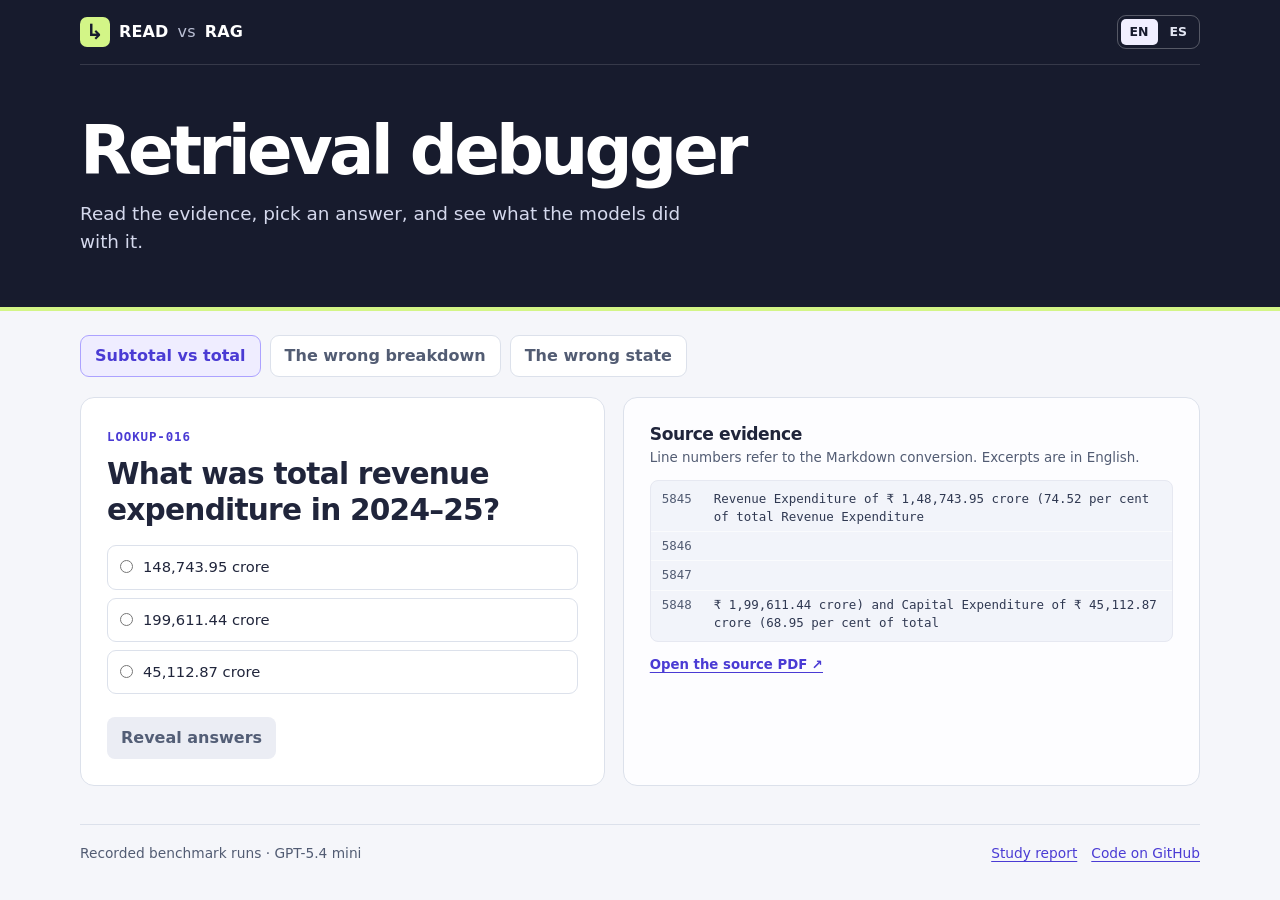
<file: docs/index.html>
<!doctype html>
<html lang="en">
<head>
  <meta charset="utf-8">
  <meta name="viewport" content="width=device-width, initial-scale=1">
  <meta name="description" content="Replay three real READ vs RAG experiments. Read the evidence, pick an answer, and inspect the recorded retrieval traces.">
  <meta name="theme-color" content="#171b2d">
  <title>Retrieval debugger · READ vs RAG</title>
  <link rel="stylesheet" href="debugger/styles.css">
  <script src="debugger/cases.js" defer></script>
  <script src="debugger/app.js" defer></script>
</head>
<body>
  <header class="site-header">
    <div class="shell topbar">
      <a class="brand" href="https://github.com/EntropyWeaver/READ-vs-RAG" aria-label="READ vs RAG on GitHub">
        <span class="brand-icon" aria-hidden="true">↳</span> READ <span class="vs">vs</span> RAG
      </a>
      <nav class="languages" aria-label="Language" id="languages">
        <button type="button" data-language="en" lang="en" aria-pressed="true">EN</button>
        <button type="button" data-language="es" lang="es" aria-pressed="false">ES</button>
      </nav>
    </div>
    <div class="shell hero">
      <h1 id="title">Retrieval debugger</h1>
      <p id="intro">Read the evidence, pick an answer, and see what the models did with it.</p>
    </div>
  </header>
  <main class="shell workspace" id="workspace">
    <nav id="case-nav" class="case-nav" aria-label="Experiment cases"></nav>
    <section id="case-panel" aria-labelledby="question"></section>
    <noscript><p>This debugger needs JavaScript. El depurador necesita JavaScript.</p></noscript>
  </main>
  <footer class="shell footer">
    <span id="replay-note">Recorded benchmark runs · GPT-5.4 mini</span>
    <div>
      <a id="report-link" href="https://github.com/EntropyWeaver/READ-vs-RAG/blob/main/studies/gujarat-volume-i/results/report.md">Study report</a>
      <a id="repo-link" href="https://github.com/EntropyWeaver/READ-vs-RAG">Code on GitHub</a>
    </div>
  </footer>
</body>
</html>
</file>
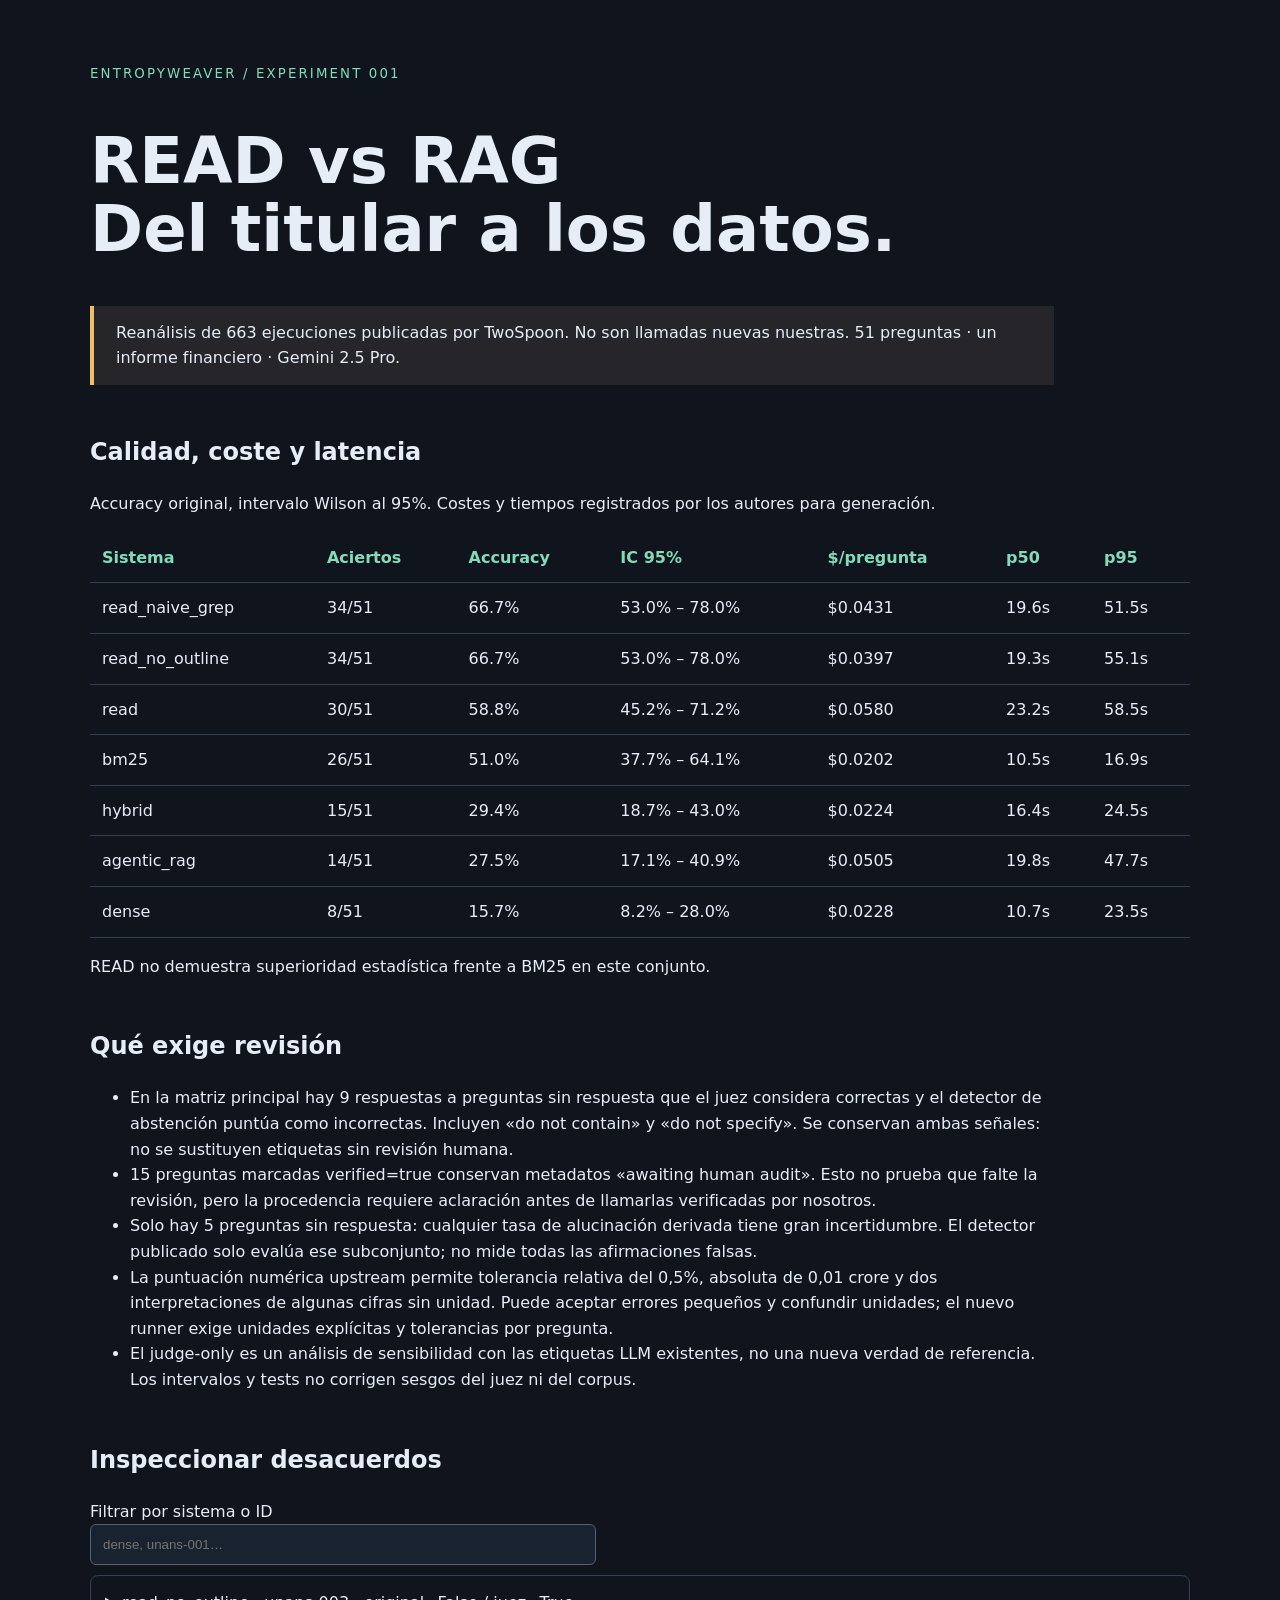
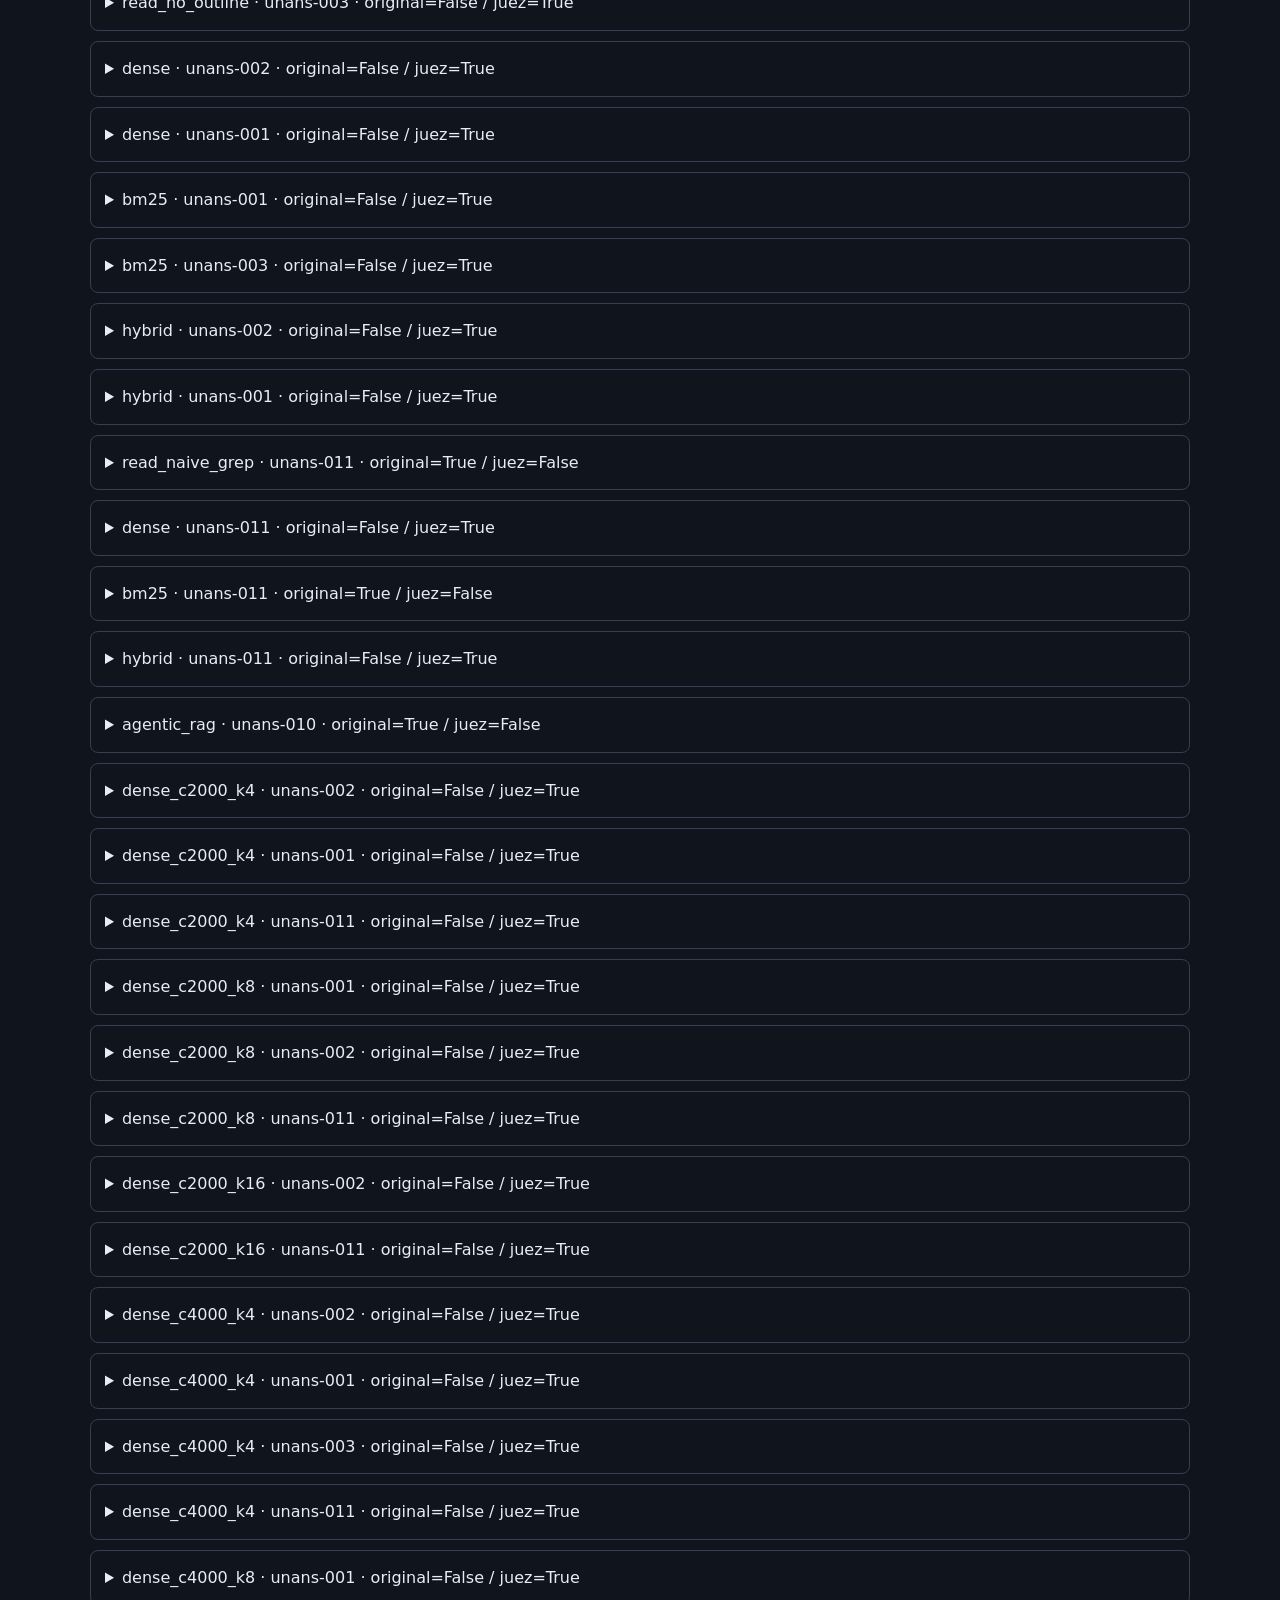
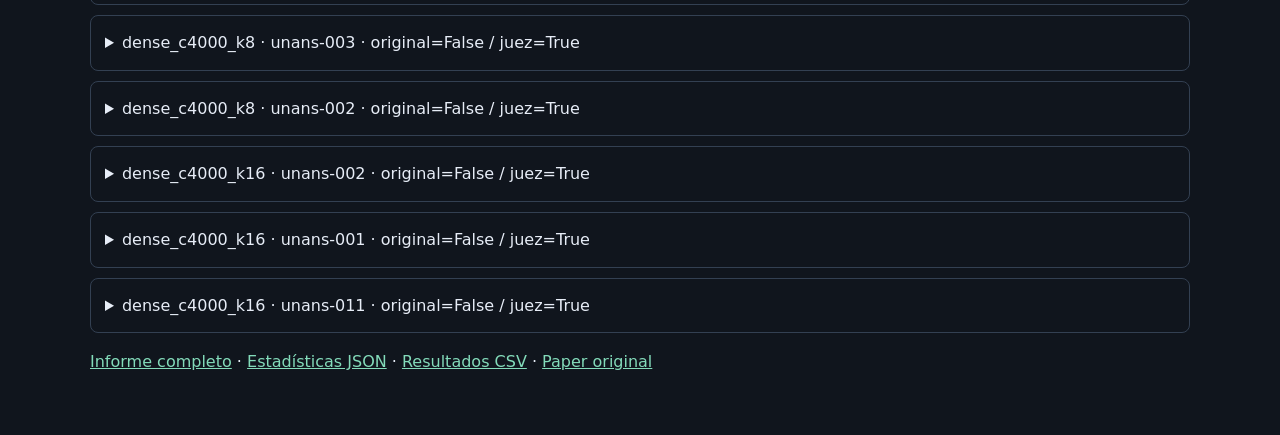
<file: reports/paper_audit/index.html>
<!doctype html><html lang="es"><meta charset="utf-8">
<meta name="viewport" content="width=device-width,initial-scale=1"><title>READ / RAG · Evidence lab</title>
<style>:root{color-scheme:dark}body{margin:0;background:#10151d;color:#e7edf7;font:16px/1.6 system-ui}
main{max-width:1100px;margin:60px auto;padding:0 28px}small{color:#83dbba;letter-spacing:.16em}
h1{font-size:clamp(32px,6vw,64px);line-height:1.05}h2{margin-top:48px}p,li{max-width:90ch}
.tag{border-left:4px solid #efbd6b;padding:14px 22px;background:#25252a}.scroll{overflow:auto}
table{border-collapse:collapse;min-width:780px;width:100%}th,td{padding:12px;text-align:left;border-bottom:1px solid #334052}
th{color:#83dbba}a{color:#83dbba}details{padding:14px;border:1px solid #334052;margin:10px 0;border-radius:8px}
summary{cursor:pointer}pre{white-space:pre-wrap;word-break:break-word;background:#19222f;padding:16px}
input{padding:12px;background:#19222f;border:1px solid #526178;color:inherit;border-radius:6px;width:min(90%,480px)}
</style><main><small>ENTROPYWEAVER / EXPERIMENT 001</small><h1>READ vs RAG<br>Del titular a los datos.</h1>
<p class="tag">Reanálisis de 663 ejecuciones publicadas por TwoSpoon. No son llamadas nuevas nuestras.
51 preguntas · un informe financiero · Gemini 2.5 Pro.</p><h2>Calidad, coste y latencia</h2>
<p>Accuracy original, intervalo Wilson al 95%. Costes y tiempos registrados por los autores para generación.</p>
<div class="scroll"><table><thead><tr><th>Sistema</th><th>Aciertos</th><th>Accuracy</th><th>IC 95%</th>
<th>$/pregunta</th><th>p50</th><th>p95</th></tr></thead><tbody><tr><td>read_naive_grep</td><td>34/51</td><td>66.7%</td><td>53.0% – 78.0%</td><td>$0.0431</td><td>19.6s</td><td>51.5s</td></tr><tr><td>read_no_outline</td><td>34/51</td><td>66.7%</td><td>53.0% – 78.0%</td><td>$0.0397</td><td>19.3s</td><td>55.1s</td></tr><tr><td>read</td><td>30/51</td><td>58.8%</td><td>45.2% – 71.2%</td><td>$0.0580</td><td>23.2s</td><td>58.5s</td></tr><tr><td>bm25</td><td>26/51</td><td>51.0%</td><td>37.7% – 64.1%</td><td>$0.0202</td><td>10.5s</td><td>16.9s</td></tr><tr><td>hybrid</td><td>15/51</td><td>29.4%</td><td>18.7% – 43.0%</td><td>$0.0224</td><td>16.4s</td><td>24.5s</td></tr><tr><td>agentic_rag</td><td>14/51</td><td>27.5%</td><td>17.1% – 40.9%</td><td>$0.0505</td><td>19.8s</td><td>47.7s</td></tr><tr><td>dense</td><td>8/51</td><td>15.7%</td><td>8.2% – 28.0%</td><td>$0.0228</td><td>10.7s</td><td>23.5s</td></tr></tbody></table></div>
<p>READ no demuestra superioridad estadística frente a BM25 en este conjunto.</p><h2>Qué exige revisión</h2><ul><li>En la matriz principal hay 9 respuestas a preguntas sin respuesta que el juez considera correctas y el detector de abstención puntúa como incorrectas. Incluyen «do not contain» y «do not specify». Se conservan ambas señales: no se sustituyen etiquetas sin revisión humana.</li><li>15 preguntas marcadas verified=true conservan metadatos «awaiting human audit». Esto no prueba que falte la revisión, pero la procedencia requiere aclaración antes de llamarlas verificadas por nosotros.</li><li>Solo hay 5 preguntas sin respuesta: cualquier tasa de alucinación derivada tiene gran incertidumbre. El detector publicado solo evalúa ese subconjunto; no mide todas las afirmaciones falsas.</li><li>La puntuación numérica upstream permite tolerancia relativa del 0,5%, absoluta de 0,01 crore y dos interpretaciones de algunas cifras sin unidad. Puede aceptar errores pequeños y confundir unidades; el nuevo runner exige unidades explícitas y tolerancias por pregunta.</li><li>El judge-only es un análisis de sensibilidad con las etiquetas LLM existentes, no una nueva verdad de referencia. Los intervalos y tests no corrigen sesgos del juez ni del corpus.</li></ul>
<h2>Inspeccionar desacuerdos</h2><label for="filter">Filtrar por sistema o ID</label><br>
<input id="filter" placeholder="dense, unans-001…"><section id="cases"><details data-search='read_no_outline unans-003'><summary>read_no_outline · unans-003 · original=False / juez=True</summary><p>What is the detailed head-of-account breakdown of expenditure on Co-operation given in Volume II?</p><pre>I am sorry, but I only have access to Volume I of the Gujarat Finance Accounts 2024-25. The information you are asking for is in Volume II, which I do not have.</pre><p>Juez: The candidate correctly states that the requested information is in Volume II, which is not available, matching the substance of the reference answer.</p></details><details data-search='dense unans-002'><summary>dense · unans-002 · original=False / juez=True</summary><p>According to this volume, what was the state of Maharashtra&#x27;s revenue surplus in 2024-25?</p><pre>ANSWER:
The provided excerpts are from the Finance Accounts for the Government of Gujarat. They do not contain any information regarding the state of Maharashtra&#x27;s revenue surplus.

EVIDENCE:
chunk 0 | lines 1-47 | pages 1-1</pre><p>Juez: The candidate correctly states that the document is for Gujarat and does not contain information for Maharashtra, which matches the substance of the reference answer.</p></details><details data-search='dense unans-001'><summary>dense · unans-001 · original=False / juez=True</summary><p>What was the Government of Gujarat&#x27;s fiscal deficit for the year 2027-28?</p><pre>ANSWER:
The provided excerpts do not contain information about the Government of Gujarat&#x27;s fiscal deficit for the year 2027-28. The document is the Finance Accounts for 2024-25, and the data included covers the fiscal years 2023-24 and 2024-25.

EVIDENCE:
- chunk 0 | lines 1-47 | pages 1-1
- chunk 98 | lines 2162-2177 | pages 52-53
- chunk 64 | lines 1271-1294 | pages 24-25</pre><p>Juez: The candidate correctly states that the information for the requested year is not in the document, which matches the reference answer.</p></details><details data-search='bm25 unans-001'><summary>bm25 · unans-001 · original=False / juez=True</summary><p>What was the Government of Gujarat&#x27;s fiscal deficit for the year 2027-28?</p><pre>ANSWER:
The provided excerpts do not contain the Government of Gujarat&#x27;s fiscal deficit for the year 2027-28. The financial data in the excerpts pertains to the fiscal years 2024-25 and 2023-24.

EVIDENCE:
The requested figure is not present in the retrieved excerpts.</pre><p>Juez: The candidate correctly states that the information for the requested year is not in the document, which matches the reference answer.</p></details><details data-search='bm25 unans-003'><summary>bm25 · unans-003 · original=False / juez=True</summary><p>What is the detailed head-of-account breakdown of expenditure on Co-operation given in Volume II?</p><pre>ANSWER:
The provided excerpts do not contain the detailed head-of-account breakdown of expenditure on Co-operation from Volume II. The excerpts are from the &quot;GUIDE TO THE FINANCE ACCOUNTS&quot; and describe the structure and contents of the report, but they do not include the actual data tables with financial figures for specific departments or heads of account.

EVIDENCE:
The requested information is not present in any of the provided chunks (12, 13, 14, 15, 16, 19, 20, 21).</pre><p>Juez: The candidate correctly states that the requested information is not in the document, which matches the reference answer.</p></details><details data-search='hybrid unans-002'><summary>hybrid · unans-002 · original=False / juez=True</summary><p>According to this volume, what was the state of Maharashtra&#x27;s revenue surplus in 2024-25?</p><pre>ANSWER:
The provided excerpts are from the Finance Accounts of the Government of Gujarat for the year 2024-25. They do not contain information on the revenue surplus for the state of Maharashtra.

EVIDENCE:
The document is identified as &quot;Finance Accounts (Volume-I) 2024-25 Government of Gujarat&quot; in chunk 0, lines 1-4. While Maharashtra is mentioned in chunk 90, line 2009, it is in the historical context of the Bombay Reorganisation Act 1960 and does not provide any current financial figures for that state.</pre><p>Juez: The candidate correctly states that the document is about Gujarat and does not contain the requested information for Maharashtra, which matches the reference answer.</p></details><details data-search='hybrid unans-001'><summary>hybrid · unans-001 · original=False / juez=True</summary><p>What was the Government of Gujarat&#x27;s fiscal deficit for the year 2027-28?</p><pre>ANSWER:
The provided excerpts do not contain the Government of Gujarat&#x27;s fiscal deficit for the year 2027-28. The report is the Finance Accounts for 2024-25, and the data it contains is for the fiscal years 2023-24 and 2024-25.

EVIDENCE:
chunk 2 | lines 95-102
chunk 64 | lines 1271-1294
chunk 98 | lines 2162-2177
chunk 109 | lines 2256-2269</pre><p>Juez: The candidate correctly states that the information for the requested year is not in the document, which matches the reference answer.</p></details><details data-search='read_naive_grep unans-011'><summary>read_naive_grep · unans-011 · original=True / juez=False</summary><p>According to Statement No. 17, what rate of interest was paid on the loans from NABARD?</p><pre>ANSWER:
According to Statement No. 17, the loans from NABARD (National Bank for Agricultural and Rural Development) carry various rates of interest. The document does not provide a single interest rate but instead shows the outstanding loan amounts distributed across different interest rate bands.

As of 31 March 2025, the interest rates on outstanding loans from NABARD were as follows:

*   **2.00 to 2.99%:** on ₹ 3,72,594.99 lakh of loans
*   **3.00 to 3.99%:** on ₹ 1,07,863.91 lakh of loans
*   **4.00 to 4.99%:** on ₹ 1,10,158.69 lakh of loans
*   **5.00 to 5.99%:** on ₹ 10,34,580.06 lakh of loans
*   **6.00 to 6.99%:** on ₹ 2,64,258.25 lakh of loans
*   **7.00 to 7.99%:** on ₹ 1,21,219.73 lakh of loans

EVIDENCE:
The figures are from the &quot;Interest Rate Profile of Outstanding Loans&quot; table within Statement No. 17, specifically lines 14894, 14897, 14898, 14899, 14900, 14901, and 14902.</pre><p>Juez: The reference answer states that the interest rate is not in the document, whereas the candidate provides specific interest rate bands.</p></details><details data-search='dense unans-011'><summary>dense · unans-011 · original=False / juez=True</summary><p>According to Statement No. 17, what rate of interest was paid on the loans from NABARD?</p><pre>ANSWER:
The provided excerpts from Statement No. 17 do not specify the rate of interest paid on loans from NABARD. They do, however, list the total amount of interest paid.

The interest paid on &quot;Loans from the National Bank for Agricultural and Rural Development&quot; was 87,608.21 in lakh rupees. The excerpts do not specify which fiscal year this figure pertains to.

EVIDENCE:
chunk 660, line 14653</pre><p>Juez: The candidate correctly states that the interest rate is not provided, which matches the reference answer.</p></details><details data-search='bm25 unans-011'><summary>bm25 · unans-011 · original=True / juez=False</summary><p>According to Statement No. 17, what rate of interest was paid on the loans from NABARD?</p><pre>ANSWER:
Statement No. 17 does not provide a single interest rate for loans from the National Bank for Agricultural and Rural Development (NABARD). Instead, it provides an &quot;Interest Rate Profile&quot; which shows the total outstanding loan amounts across several interest rate bands as of 31 March 2025.

The outstanding amounts for loans from NABARD are distributed as follows:
*   **2.00 to 2.99 %:** ₹ 3,72,594.99 lakh
*   **3.00 to 3.99 %:** ₹ 1,07,863.91 lakh
*   **4.00 to 4.99 %:** ₹ 1,10,158.69 lakh
*   **5.00 to 5.99%:** ₹ 10,34,580.06 lakh
*   **6.00 To 6.99%:** ₹ 2,64,258.25 lakh
*   **7.00 to 7.99%:** ₹ 1,21,219.73 lakh

EVIDENCE:
chunk 670 | lines 14888-14902 | pages 444-445</pre><p>Juez: </p></details><details data-search='hybrid unans-011'><summary>hybrid · unans-011 · original=False / juez=True</summary><p>According to Statement No. 17, what rate of interest was paid on the loans from NABARD?</p><pre>ANSWER:
The provided excerpts from Statement No. 17 do not specify the rate of interest paid on loans from the National Bank for Agricultural and Rural Development (NABARD).

However, one table in Statement No. 17 does list the total *amount* of interest paid on these loans during the year. For the row &quot;Loans from the National Bank for Agricultural and Rural Development&quot;, the interest paid was ₹ 87,608.21 lakh.

EVIDENCE:
chunk 660 | lines 14652-14653</pre><p>Juez: The candidate correctly states that the interest rate is not provided, which matches the reference answer.</p></details><details data-search='agentic_rag unans-010'><summary>agentic_rag · unans-010 · original=True / juez=False</summary><p>What was the closing balance of Market Loans as on 31 March 2026?</p><pre>ANSWER:
The closing balance for Market Loans as on 31 March 2026 is not present in this document, which covers the financial year ending 31 March 2025.

The latest available figure is for the year ending 31 March 2025. The closing balance of Market Loans as on that date was ₹ 3,11,285.87 crore.

EVIDENCE:
- chunk 59, lines 1193-1207, page 22</pre><p>Juez: </p></details><details data-search='dense_c2000_k4 unans-002'><summary>dense_c2000_k4 · unans-002 · original=False / juez=True</summary><p>According to this volume, what was the state of Maharashtra&#x27;s revenue surplus in 2024-25?</p><pre>ANSWER:
The provided excerpts do not contain information about the state of Maharashtra&#x27;s revenue surplus. The document is the Finance Accounts for the Government of Gujarat.

EVIDENCE:
chunk 0 | lines 1-47</pre><p>Juez: The candidate correctly states that the document does not contain the requested information about Maharashtra.</p></details><details data-search='dense_c2000_k4 unans-001'><summary>dense_c2000_k4 · unans-001 · original=False / juez=True</summary><p>What was the Government of Gujarat&#x27;s fiscal deficit for the year 2027-28?</p><pre>ANSWER:
The provided excerpts from the Gujarat Finance Accounts 2024-25 do not contain the fiscal deficit for the year 2027-28. The report covers the fiscal years 2023-24 and 2024-25.

EVIDENCE:
*   chunk 0 | lines 2, 5 | pages 1-1
*   chunk 64 | lines 1280-1281 | pages 24-25
*   chunk 98 | lines 2165-2166 | pages 52-53</pre><p>Juez: The candidate correctly states that the requested information for 2027-28 is not in the document, which matches the reference answer.</p></details><details data-search='dense_c2000_k4 unans-011'><summary>dense_c2000_k4 · unans-011 · original=False / juez=True</summary><p>According to Statement No. 17, what rate of interest was paid on the loans from NABARD?</p><pre>ANSWER:
The provided excerpts do not state the interest *rate* for loans from the National Bank for Agricultural and Rural Development (NABARD). They do, however, list the total amount of interest paid.

The interest paid on these loans was 87,608.21 ₹ in lakh.

EVIDENCE:
- chunk 660, line 14650
- chunk 660, line 14654
- chunk 661, lines 14674-14675</pre><p>Juez: The candidate correctly states that the interest rate is not provided in the document, which matches the reference answer.</p></details><details data-search='dense_c2000_k8 unans-001'><summary>dense_c2000_k8 · unans-001 · original=False / juez=True</summary><p>What was the Government of Gujarat&#x27;s fiscal deficit for the year 2027-28?</p><pre>ANSWER:
The provided excerpts from the Gujarat Finance Accounts 2024-25 do not contain information about the fiscal deficit for the year 2027-28. The financial data in the excerpts pertains to the fiscal years 2023-24 and 2024-25.

EVIDENCE:
chunk 98, lines 2167-2168
chunk 64, lines 1280-1281</pre><p>Juez: The candidate correctly states that the information for the requested year is not in the document, which matches the reference answer.</p></details><details data-search='dense_c2000_k8 unans-002'><summary>dense_c2000_k8 · unans-002 · original=False / juez=True</summary><p>According to this volume, what was the state of Maharashtra&#x27;s revenue surplus in 2024-25?</p><pre>ANSWER:
The provided excerpts are from the Finance Accounts for the Government of Gujarat. They do not contain any information regarding the revenue surplus for the state of Maharashtra.

EVIDENCE:
chunk 0 | lines 1-47 | pages 1-1</pre><p>Juez: The candidate correctly states that the document does not contain the requested information about Maharashtra.</p></details><details data-search='dense_c2000_k8 unans-011'><summary>dense_c2000_k8 · unans-011 · original=False / juez=True</summary><p>According to Statement No. 17, what rate of interest was paid on the loans from NABARD?</p><pre>ANSWER:
The provided excerpts from Statement No. 17 do not specify the rate of interest paid on loans from NABARD. They do, however, list the total amount of interest paid.

The interest paid on &quot;Loans from the National Bank for Agricultural and Rural Development&quot; was 87,608.21 in lakh rupees. The excerpts do not specify which fiscal year this figure pertains to.

EVIDENCE:
chunk 660, line 14653</pre><p>Juez: The candidate correctly states that the rate of interest is not provided in the document, which matches the reference answer.</p></details><details data-search='dense_c2000_k16 unans-002'><summary>dense_c2000_k16 · unans-002 · original=False / juez=True</summary><p>According to this volume, what was the state of Maharashtra&#x27;s revenue surplus in 2024-25?</p><pre>ANSWER:
The retrieved excerpts are from the &quot;Finance Accounts (Volume-I) 2024-25&quot; for the Government of Gujarat. They do not contain any information about the state of Maharashtra&#x27;s revenue surplus.

EVIDENCE:
chunk 0, lines 1-47
chunk 2, lines 95-102</pre><p>Juez: The candidate correctly states that the document does not contain the requested information about Maharashtra.</p></details><details data-search='dense_c2000_k16 unans-011'><summary>dense_c2000_k16 · unans-011 · original=False / juez=True</summary><p>According to Statement No. 17, what rate of interest was paid on the loans from NABARD?</p><pre>ANSWER:
The provided excerpts from Statement No. 17 do not specify the rate of interest paid on loans from NABARD. They do, however, list the total amount of interest paid. For &quot;Loans from the National Bank for Agricultural and Rural Development,&quot; the interest paid was ₹ 87,608.21 lakh.

EVIDENCE:
- chunk 660 | lines 14649-14654
- chunk 661 | lines 14675-14681</pre><p>Juez: The candidate correctly states that the rate of interest is not provided in the document, which matches the reference answer.</p></details><details data-search='dense_c4000_k4 unans-002'><summary>dense_c4000_k4 · unans-002 · original=False / juez=True</summary><p>According to this volume, what was the state of Maharashtra&#x27;s revenue surplus in 2024-25?</p><pre>ANSWER:
The provided excerpts are from the Finance Accounts for the Government of Gujarat. They do not contain information on the revenue surplus for the state of Maharashtra.

EVIDENCE:
chunk 0, lines 1-94
chunk 39, lines 1993-2038</pre><p>Juez: The candidate correctly states that the document does not contain the requested information for Maharashtra, which matches the reference answer.</p></details><details data-search='dense_c4000_k4 unans-001'><summary>dense_c4000_k4 · unans-001 · original=False / juez=True</summary><p>What was the Government of Gujarat&#x27;s fiscal deficit for the year 2027-28?</p><pre>ANSWER:
The provided excerpts from the Gujarat Finance Accounts 2024-25 do not contain the fiscal deficit for the year 2027-28. The financial data in the report pertains to the fiscal years 2023-24 and 2024-25.

EVIDENCE:
All provided excerpts were reviewed, and none contained financial data for the fiscal year 2027-28. For example, Statement No. 6 (chunk 27) and Statement No. 10 (chunk 35) provide figures for 2023-24 and 2024-25.</pre><p>Juez: The candidate correctly states that the requested information is not in the document, which matches the reference answer.</p></details><details data-search='dense_c4000_k4 unans-003'><summary>dense_c4000_k4 · unans-003 · original=False / juez=True</summary><p>What is the detailed head-of-account breakdown of expenditure on Co-operation given in Volume II?</p><pre>ANSWER:
The provided excerpts are from Volume I of the Gujarat Finance Accounts 2024-25, not Volume II. Therefore, they do not contain the detailed head-of-account breakdown of expenditure on Co-operation from Volume II.

The excerpts from Volume I do list the following items under Capital Expenditure:
*   **Labour Co-operatives / Forest Co-operatives of the weaker section**: Expenditure to end of 2024-2025 was (-)72.58 ₹ in lakh.
*   **Labour Co-operatives**: Expenditure to end of 2024-2025 was (-)35.38 ₹ in lakh.

EVIDENCE:
chunk 187, lines 9838-9841</pre><p>Juez: Both the reference and candidate answers correctly state that the requested information is in Volume II, which is not part of the provided document.</p></details><details data-search='dense_c4000_k4 unans-011'><summary>dense_c4000_k4 · unans-011 · original=False / juez=True</summary><p>According to Statement No. 17, what rate of interest was paid on the loans from NABARD?</p><pre>ANSWER:
The provided excerpts from Statement No. 17 do not state the rate of interest paid on loans from NABARD. While NABARD is mentioned in footnotes, it is in the context of a subsidy, not a loan. The tables in the excerpts do not list a specific borrowing from NABARD or provide a column for the interest rate.

EVIDENCE:
chunk 283 | lines 14660-14714</pre><p>Juez: Both the reference and candidate answers correctly state that the document does not provide the rate of interest.</p></details><details data-search='dense_c4000_k8 unans-001'><summary>dense_c4000_k8 · unans-001 · original=False / juez=True</summary><p>What was the Government of Gujarat&#x27;s fiscal deficit for the year 2027-28?</p><pre>ANSWER:
The provided excerpts from the Gujarat Finance Accounts 2024-25 do not contain information about the fiscal deficit for the year 2027-28. The data in the report is for the fiscal years 2023-24 and 2024-25.

EVIDENCE:
All retrieved excerpts, including the Table of Contents, pertain to the Finance Accounts for 2024-25 and contain data for the fiscal years 2023-24 and 2024-25. No data for the year 2027-28 is present.</pre><p>Juez: The candidate correctly states that the information for the requested year is not in the document, which matches the reference answer.</p></details><details data-search='dense_c4000_k8 unans-003'><summary>dense_c4000_k8 · unans-003 · original=False / juez=True</summary><p>What is the detailed head-of-account breakdown of expenditure on Co-operation given in Volume II?</p><pre>ANSWER:
The provided excerpts are from Volume I of the Gujarat Finance Accounts 2024-25. They do not contain any information from Volume II.

EVIDENCE:
This answer is based on the fact that the user&#x27;s question refers to &quot;Volume II,&quot; but all the provided excerpts are from &quot;Volume I&quot; of the report, as stated in the instructions.</pre><p>Juez: The candidate correctly states that the requested information is not in the provided document because it is from Volume I, not Volume II.</p></details><details data-search='dense_c4000_k8 unans-002'><summary>dense_c4000_k8 · unans-002 · original=False / juez=True</summary><p>According to this volume, what was the state of Maharashtra&#x27;s revenue surplus in 2024-25?</p><pre>ANSWER:
The provided excerpts are from the Gujarat Finance Accounts 2024-25 and do not contain information on the revenue surplus for the state of Maharashtra. The document exclusively details the finances of the Government of Gujarat.

EVIDENCE:
The title of the report is &quot;Finance Accounts (Volume-I) 2024-25 Government of Gujarat&quot; (chunk 0, lines 1-94). All financial data within the excerpts pertains to Gujarat.</pre><p>Juez: The candidate correctly states that the document is about Gujarat and does not contain the requested information for Maharashtra, which matches the reference answer.</p></details><details data-search='dense_c4000_k16 unans-002'><summary>dense_c4000_k16 · unans-002 · original=False / juez=True</summary><p>According to this volume, what was the state of Maharashtra&#x27;s revenue surplus in 2024-25?</p><pre>ANSWER:
The provided excerpts are from the Finance Accounts of the Government of Gujarat for the year 2024-25. They do not contain information on the revenue surplus for the state of Maharashtra.

EVIDENCE:
chunk 0, lines 1-94
chunk 39, lines 1993-2038</pre><p>Juez: The candidate correctly states that the document is about Gujarat and does not contain the requested information for Maharashtra.</p></details><details data-search='dense_c4000_k16 unans-001'><summary>dense_c4000_k16 · unans-001 · original=False / juez=True</summary><p>What was the Government of Gujarat&#x27;s fiscal deficit for the year 2027-28?</p><pre>ANSWER:
The provided excerpts from the Gujarat Finance Accounts 2024-25 do not contain the fiscal deficit for the year 2027-28. The financial data in the report is for the fiscal years 2023-24 and 2024-25.

EVIDENCE:
The report is titled &quot;Finance Accounts (Volume-I) 2024-25&quot; (chunk 0, lines 2-5). The financial tables consistently provide figures for the fiscal years 2023-24 and 2024-25 (e.g., chunk 27, lines 1290-1291; chunk 35, lines 1729-1730). There is no information for the future fiscal year 2027-28.</pre><p>Juez: The candidate correctly states that the requested information is not in the document, which matches the reference answer.</p></details><details data-search='dense_c4000_k16 unans-011'><summary>dense_c4000_k16 · unans-011 · original=False / juez=True</summary><p>According to Statement No. 17, what rate of interest was paid on the loans from NABARD?</p><pre>ANSWER:
The provided excerpts from Statement No. 17 do not contain the rate of interest paid on loans from NABARD. While a table under &quot;MATURITY PROFILE OF INTERNAL DEBT&quot; lists the principal amounts of loans from NABARD maturing in future years, it does not specify the interest rates for these loans.

EVIDENCE:
chunk 286 | lines 14813-14875 | pages 443-444</pre><p>Juez: Both the reference and candidate answers correctly state that the rate of interest is not provided in the document.</p></details></section>
<p><a href="report.md">Informe completo</a> · <a href="audit.json">Estadísticas JSON</a> ·
<a href="per_question.csv">Resultados CSV</a> · <a href="https://arxiv.org/abs/2608.06305">Paper original</a></p>
<script>document.getElementById('filter').addEventListener('input',e=>{const q=e.target.value.toLowerCase();
document.querySelectorAll('[data-search]').forEach(x=>x.hidden=!x.dataset.search.toLowerCase().includes(q))});</script></main></html>
</file>
<file: docs/debugger/styles.css>
:root {
  color-scheme: light;
  --ink: #20253b;
  --muted: #525c73;
  --night: #171b2d;
  --paper: #f5f6fa;
  --surface: #fff;
  --border: #dce1eb;
  --brand: #4a3bd4;
  --tint: #efedff;
  --accent: #d3f587;
  --good: #155b43;
  --good-bg: #eaf8ef;
  --bad: #922a52;
  --bad-bg: #fceef3;
  font-family: Inter, system-ui, -apple-system, BlinkMacSystemFont, 'Segoe UI', sans-serif;
}
* { box-sizing: border-box; }
body { margin: 0; background: var(--paper); color: var(--ink); line-height: 1.5; }
button, input { font: inherit; }
button { cursor: pointer; }
button:disabled { cursor: default; }
a { color: var(--brand); text-underline-offset: .2em; }
:focus-visible { outline: 3px solid #866cff; outline-offset: 4px; }
[hidden] { display: none !important; }
.shell { width: min(1120px, calc(100% - 48px)); margin-inline: auto; }
.site-header { background: var(--night); color: white; border-bottom: 4px solid var(--accent); }
.topbar { min-height: 65px; padding-block: 13px; display: flex; align-items: center; justify-content: space-between; border-bottom: 1px solid #ffffff22; }
.brand { display: inline-flex; align-items: center; gap: 9px; color: white; text-decoration: none; font-weight: 750; letter-spacing: .01em; }
.brand-icon { display: grid; place-items: center; width: 30px; height: 30px; border-radius: 7px; color: var(--night); background: var(--accent); font-size: 21px; line-height: 1; }
.vs { color: #bbc0d5; font-weight: 500; }
.languages { display: flex; gap: 3px; padding: 3px; border: 1px solid #ffffff45; border-radius: 9px; }
.languages button { padding: 4px 9px; border: 0; border-radius: 5px; font-size: .78rem; font-weight: 700; background: none; color: #e3e6f3; }
.languages button[aria-pressed="true"] { background: #f1efff; color: var(--night); }
.hero { padding-block: clamp(30px, 5vw, 51px) clamp(32px, 5vw, 52px); }
.hero h1 { margin: 0; font-size: clamp(2.1rem, 6.5vw, 4.2rem); line-height: 1.06; font-weight: 780; letter-spacing: -.055em; }
.hero p { margin: 13px 0 0; color: #d5d9ed; max-width: 52ch; font-size: clamp(.97rem, 2.1vw, 1.15rem); }
.workspace { padding-block: 24px 38px; }
.case-nav { display: flex; gap: 9px; flex-wrap: wrap; margin-bottom: 20px; }
.case-nav button { border: 1px solid var(--border); border-radius: 9px; padding: 8px 14px; font-weight: 650; background: var(--surface); color: var(--muted); min-height: 42px; }
.case-nav button:hover { border-color: var(--brand); }
.case-nav button[aria-current="true"] { color: var(--brand); background: var(--tint); border-color: #aca2ff; }
.case-grid { display: grid; grid-template-columns: 1fr 1.1fr; align-items: stretch; gap: 18px; }
.card { background: var(--surface); border: 1px solid var(--border); border-radius: 14px; min-width: 0; }
.question-card, .evidence-card, .answer-card, .finding { padding: clamp(17px, 2.7vw, 26px); }
.mono { font: .78rem/1.45 'IBM Plex Mono', ui-monospace, SFMono-Regular, Consolas, monospace; }
.kicker { color: var(--brand); letter-spacing: .07em; font-weight: 750; text-transform: uppercase; }
h2, h3 { line-height: 1.2; letter-spacing: -.026em; }
.question-card h2 { margin: 9px 0 17px; font-size: clamp(1.28rem, 3vw, 1.85rem); }
fieldset { padding: 0; margin: 0; min-width: 0; border: 0; }
.choice { display: flex; align-items: flex-start; gap: 10px; padding: 10px 12px; margin: 0 0 8px; border: 1px solid var(--border); border-radius: 9px; cursor: pointer; font-size: .92rem; }
.choice:hover, .choice:has(:checked) { border-color: #9d8eff; background: var(--tint); }
.choice input { margin: 4px 0 0; accent-color: var(--brand); flex: none; }
.choice.is-correct { border-color: #85c1a3; background: var(--good-bg); }
.choice.is-wrong { border-color: #e0a1b7; background: var(--bad-bg); }
.choice:has(:disabled) { cursor: default; }
.actions { display: flex; flex-wrap: wrap; gap: 10px; margin-block: 15px 0; align-items: center; }
.primary, .secondary { border: 0; border-radius: 8px; min-height: 42px; padding: 9px 14px; font-weight: 700; }
.primary { color: white; background: #4a3bd4; }
.primary:not(:disabled):hover { background: #3425b5; }
.primary:disabled { background: #ebedf4; color: #535e76; }
.secondary { color: var(--brand); background: var(--tint); }
.secondary:hover { background: #e2ddff; }
.evidence-card { background: #fdfdff; }
.evidence-card h3 { margin: 0 0 3px; font-size: 1.07rem; }
.evidence-card p { color: var(--muted); margin: 0 0 12px; font-size: .84rem; }
.evidence-card > a { display: inline-block; margin-top: 13px; font-weight: 650; font-size: .83rem; }
.source-lines { list-style: none; margin: 0; padding: 4px 0; background: #f2f4fa; border: 1px solid #e6e8f1; border-radius: 8px; overflow: hidden; }
.source-line { display: grid; grid-template-columns: 44px minmax(0, 1fr); gap: 8px; padding: 5px 11px; color: #303952; overflow-wrap: anywhere; white-space: pre-wrap; }
.source-line .line-number { color: var(--muted); user-select: none; }
.source-line.emphasis { background: #e9e6ff; color: #262067; }
.source-lines .source-line + .source-line { border-top: 1px solid #ffffffa8; }
.results { margin-top: 26px; scroll-margin-top: 16px; }
.results h2 { margin: 0 0 12px; font-size: 1.5rem; }
.feedback { margin: 0 0 14px; font-weight: 650; }
.feedback.good { color: var(--good); }
.feedback.bad { color: var(--bad); }
.answer-grid { display: grid; grid-template-columns: repeat(2, minmax(0, 1fr)); gap: 16px; }
.answer-header { display: flex; gap: 12px; flex-wrap: wrap; align-items: center; justify-content: space-between; }
.answer-header h3 { margin: 0; font-size: 1.18rem; }
.verdict { font-weight: 700; font-size: .78rem; border-radius: 50px; padding: 4px 9px; }
.verdict.good { color: var(--good); background: var(--good-bg); }
.verdict.bad { color: var(--bad); background: var(--bad-bg); }
.answer-text { margin: 13px 0; font-size: 1.05rem; }
.answer-meta { display: flex; flex-wrap: wrap; gap: 6px 15px; color: var(--muted); margin-bottom: 8px; }
.answer-cites { color: var(--muted); font-size: .85rem; margin: 0 0 12px; }
.finding { margin: 14px 0; background: #eeedfb; border-color: #d9d4fb; }
.finding p { margin: 5px 0 0; }
summary { cursor: pointer; color: var(--brand); font-weight: 700; }
.steps { margin: 10px 0 0; padding: 0 0 0 21px; }
.steps li { padding: 6px 0; }
.steps summary { color: var(--ink); overflow-wrap: anywhere; }
.step-description { color: var(--muted); font-size: .83rem; margin: 6px 0; }
.step-args { font-size: .75rem; white-space: pre-wrap; overflow-wrap: anywhere; padding: 7px 9px; background: var(--paper); border-radius: 6px; }
.footer { border-top: 1px solid var(--border); margin-bottom: 18px; padding-block: 18px; display: flex; flex-wrap: wrap; justify-content: space-between; gap: 10px; color: var(--muted); font-size: .86rem; }
.footer div { display: flex; flex-wrap: wrap; gap: 14px; }
.sr-only { position: absolute; width: 1px; height: 1px; overflow: hidden; clip-path: inset(50%); white-space: nowrap; }
@media (max-width: 700px) {
  .shell { width: calc(100% - 28px); }
  .case-grid, .answer-grid { grid-template-columns: 1fr; }
  .evidence-card { grid-row: auto; }
  .case-nav { gap: 6px; }
  .case-nav button { padding-inline: 9px; font-size: .86rem; }
  .source-line { font-size: .74rem; grid-template-columns: 38px minmax(0, 1fr); }
}
</file>
